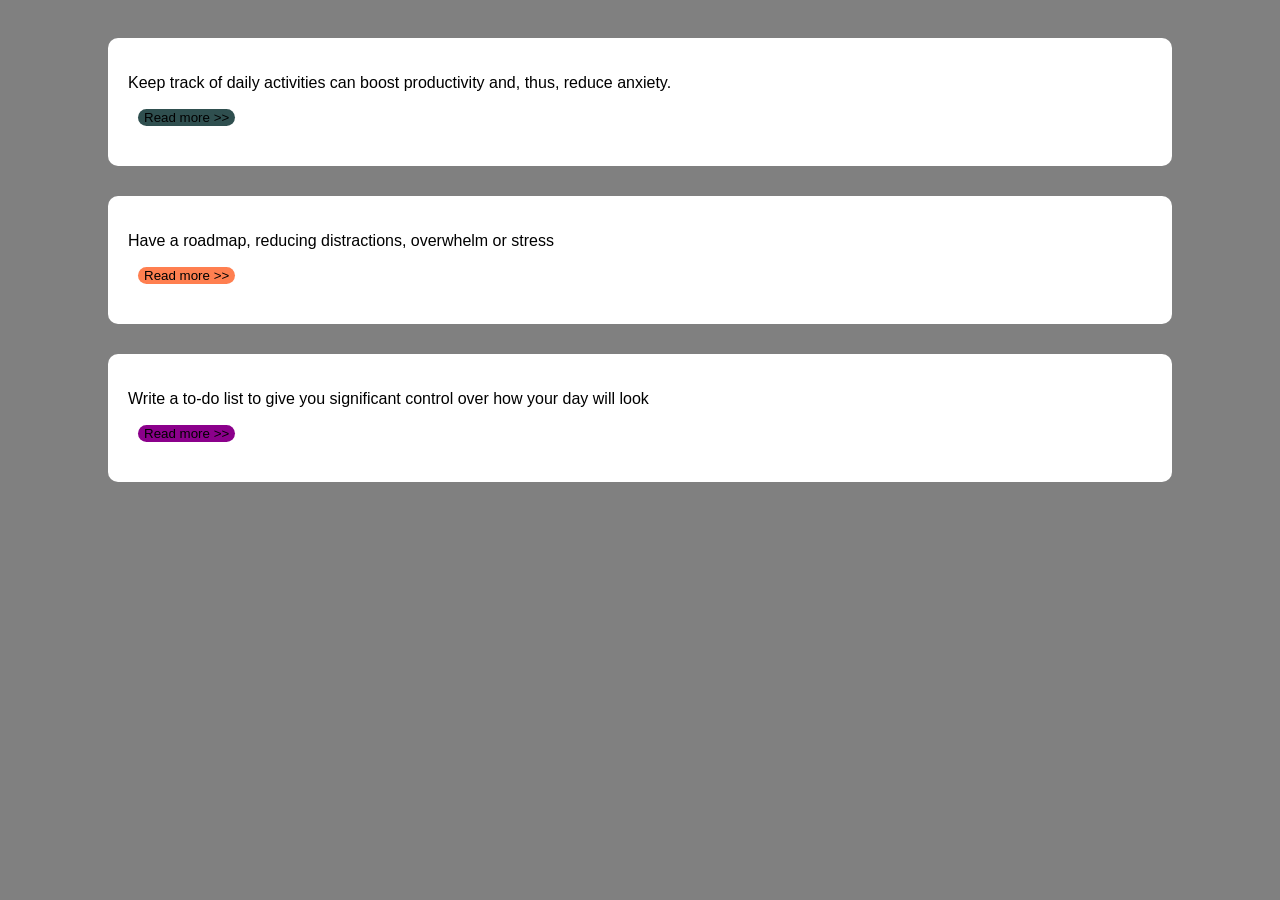
<file: EX-1/index.html>
<!DOCTYPE html>
<html lang="en">
<head>
    <meta charset="UTF-8">
    <meta http-equiv="X-UA-Compatible" content="IE=edge">
    <meta name="viewport" content="width=device-width, initial-scale=1.0">
    <link rel="stylesheet" href="style.css">
    <title>Exercise_1</title>
</head>
<body>

  <div>
      <p>Keep track of daily activities can boost productivity and, thus, reduce anxiety.</p>
      <button class="button1">Read more >></button>
  </div>
  <div >
      <p>Have a roadmap, reducing distractions, overwhelm or stress</p>
      <button class="button2">Read more >></button>
  </div>
  <div >
      <p>Write a to-do list to give you significant control over how your day will look</p>
      <button class="button3">Read more >></button>
  </div>
</body>
</html>
</file>
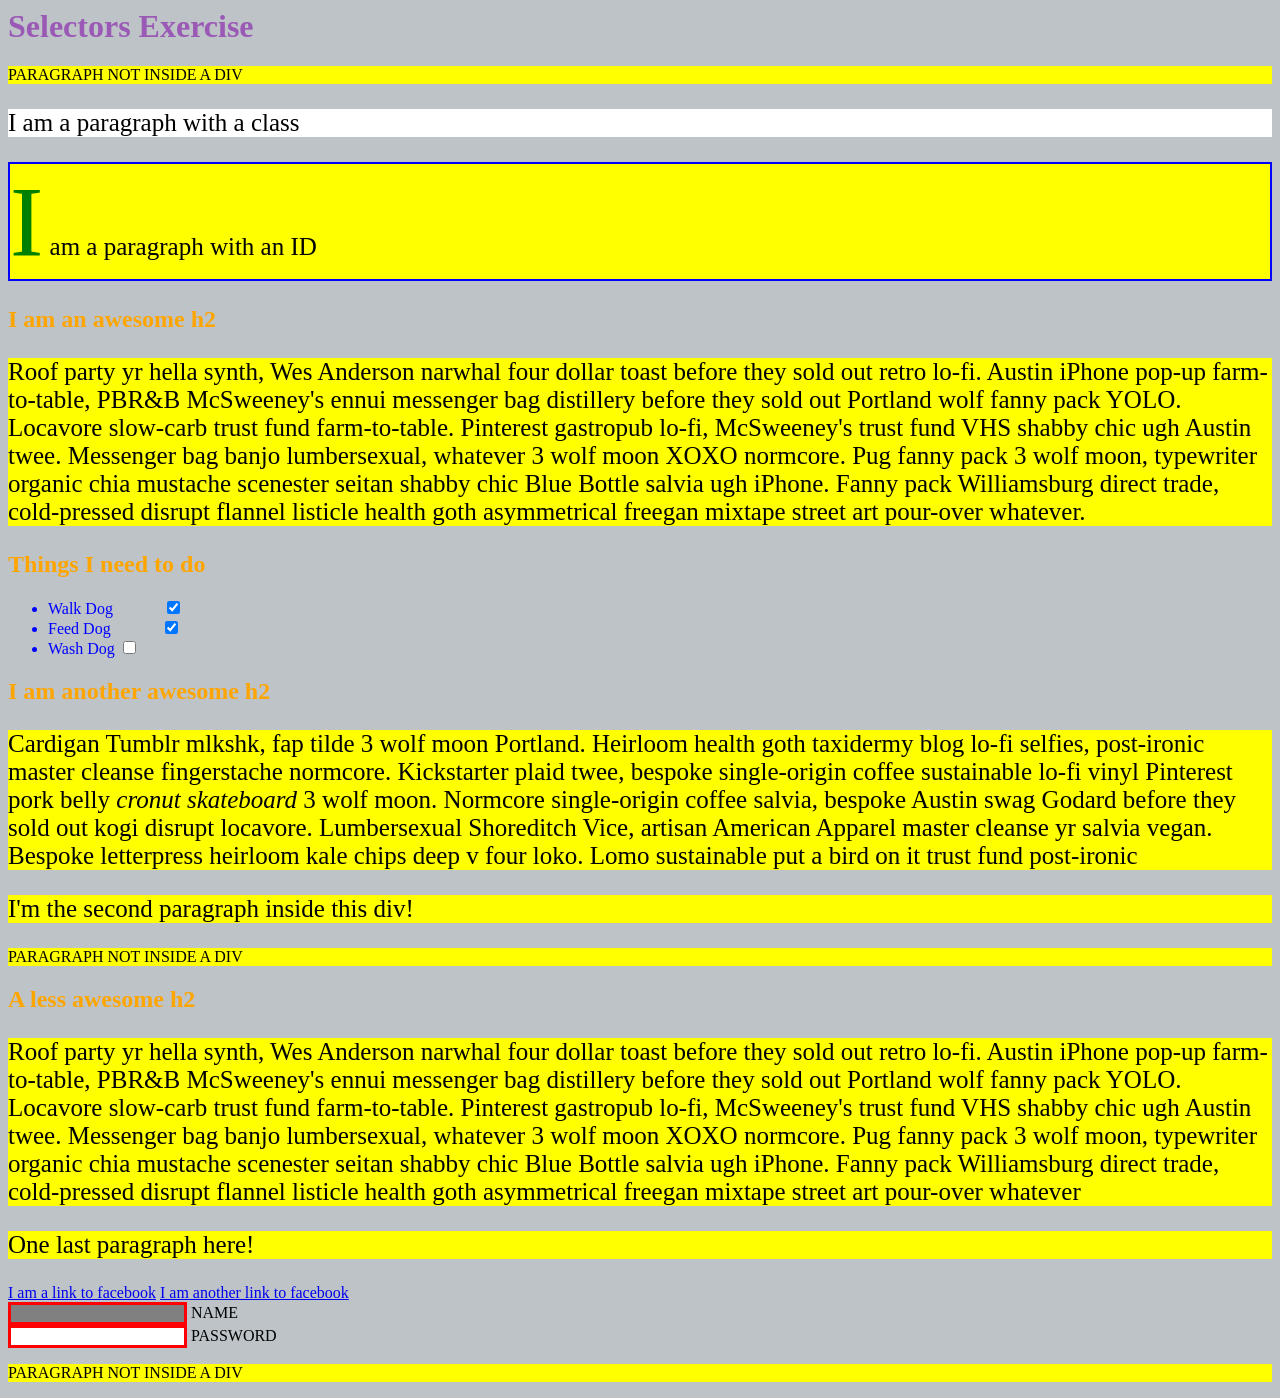
<file: EX-2/index.html>
<html>
  <head>
    <meta charset="UTF-8" />
    <title>Selectors Exercise</title>
    <link rel="stylesheet" type="text/css" href="selectors.css" />
  </head>
  <body>
    <h1>Selectors Exercise</h1>

    <p>PARAGRAPH NOT INSIDE A DIV</p>

    <div>
      <p class="hello">I am a paragraph with a class</p>
      <p id="special">I am a paragraph with an ID</p>

      <h2>I am an awesome h2</h2>

      <p>
        Roof party yr hella synth, Wes Anderson narwhal four dollar toast before
        they sold out retro lo-fi. Austin iPhone pop-up farm-to-table, PBR&B
        McSweeney's ennui messenger bag distillery before they sold out Portland
        wolf fanny pack YOLO. Locavore slow-carb trust fund farm-to-table.
        Pinterest gastropub lo-fi, McSweeney's trust fund VHS shabby chic ugh
        Austin twee. Messenger bag banjo lumbersexual, whatever 3 wolf moon XOXO
        normcore. Pug fanny pack 3 wolf moon, typewriter organic chia mustache
        scenester seitan shabby chic Blue Bottle salvia ugh iPhone. Fanny pack
        Williamsburg direct trade, cold-pressed disrupt flannel listicle health
        goth asymmetrical freegan mixtape street art pour-over whatever.
      </p>
    </div>

    <div>
      <h2>Things I need to do</h2>

      <ul>
        <li>Walk Dog <input type="checkbox" checked /></li>
        <li>Feed Dog <input type="checkbox" checked /></li>
        <li>Wash Dog <input type="checkbox" /></li>
      </ul>
    </div>

    <div>
      <h2>I am another awesome h2</h2>

      <p>
        Cardigan Tumblr mlkshk, fap tilde 3 wolf moon Portland. Heirloom health
        goth taxidermy blog lo-fi selfies, post-ironic master cleanse
        fingerstache normcore. Kickstarter plaid twee, bespoke single-origin
        coffee sustainable lo-fi vinyl Pinterest pork belly
        <em>cronut skateboard</em> 3 wolf moon. Normcore single-origin coffee
        salvia, bespoke Austin swag Godard before they sold out kogi disrupt
        locavore. Lumbersexual Shoreditch Vice, artisan American Apparel master
        cleanse yr salvia vegan. Bespoke letterpress heirloom kale chips deep v
        four loko. Lomo sustainable put a bird on it trust fund post-ironic
      </p>

      <p>I'm the second paragraph inside this div!</p>
    </div>

    <p>PARAGRAPH NOT INSIDE A DIV</p>

    <div>
      <h2>A less awesome h2</h2>

      <p>
        Roof party yr hella synth, Wes Anderson narwhal four dollar toast before
        they sold out retro lo-fi. Austin iPhone pop-up farm-to-table, PBR&B
        McSweeney's ennui messenger bag distillery before they sold out Portland
        wolf fanny pack YOLO. Locavore slow-carb trust fund farm-to-table.
        Pinterest gastropub lo-fi, McSweeney's trust fund VHS shabby chic ugh
        Austin twee. Messenger bag banjo lumbersexual, whatever 3 wolf moon XOXO
        normcore. Pug fanny pack 3 wolf moon, typewriter organic chia mustache
        scenester seitan shabby chic Blue Bottle salvia ugh iPhone. Fanny pack
        Williamsburg direct trade, cold-pressed disrupt flannel listicle health
        goth asymmetrical freegan mixtape street art pour-over whatever
      </p>

      <p>One last paragraph here!</p>

      <a href="https://www.facebook.com">I am a link to facebook</a>
      <a href="https://www.facebook.com">I am another link to facebook</a>
      <br />

      <input type="text" name="name" /><label> Name</label><br />
      <input type="password" name="password" /><label> Password</label><br />
    </div>

    <p>PARAGRAPH NOT INSIDE A DIV</p>
  </body>
</html>
</file>
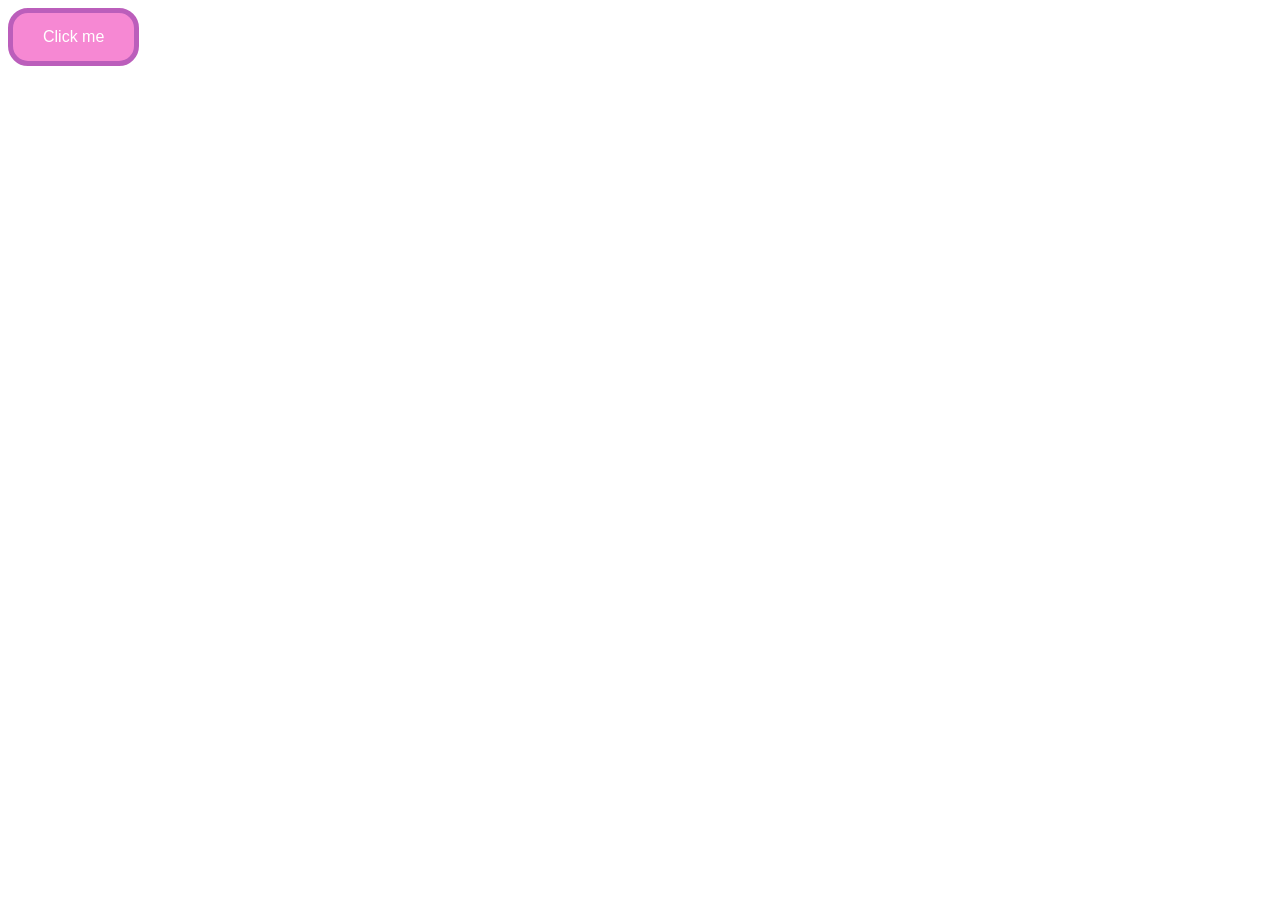
<file: EX-3/index.html>
<!DOCTYPE html>
<html lang="en">
  <head>
    <meta charset="UTF-8" />
    <link rel="stylesheet" type="text/css" href="style.css" />
  </head>
  <body>
    <button>Click me</button>
  </body>
</html>
</file>
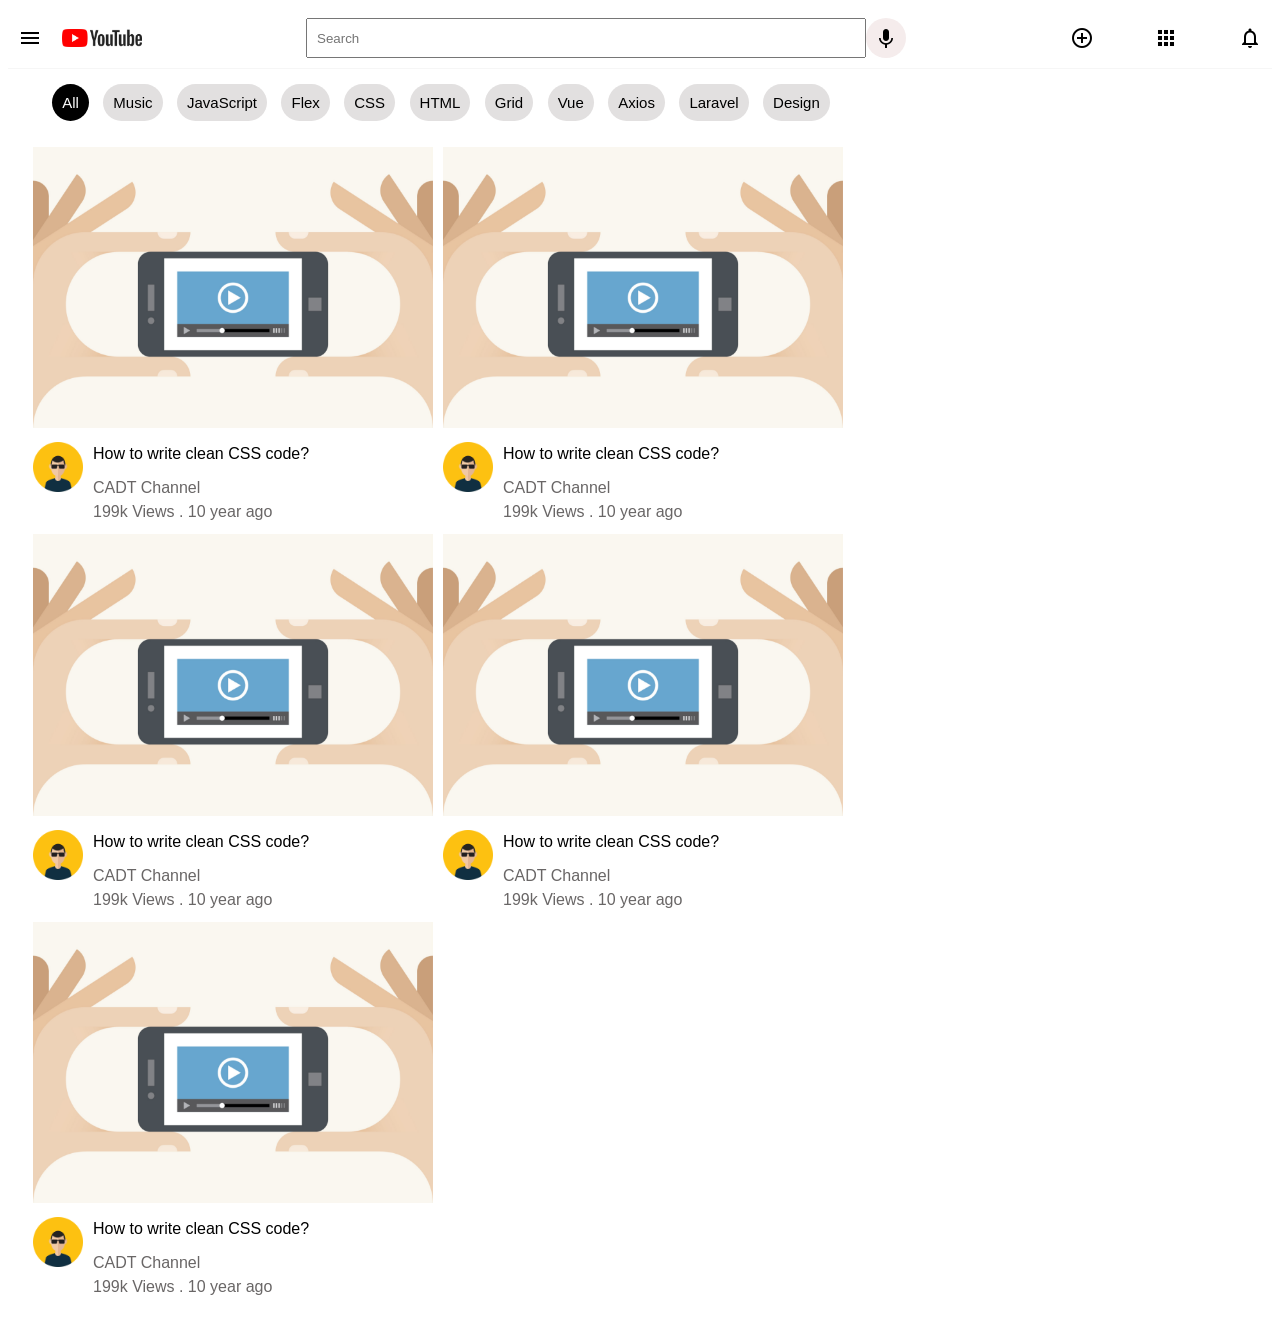
<file: START-CODE/EX 2/index.html>
<!DOCTYPE html>
<html lang="en">
<head>
    <meta charset="UTF-8">
    <meta http-equiv="X-UA-Compatible" content="IE=edge">
    <meta name="viewport" content="width=device-width, initial-scale=1.0">
    <title>YouTube</title>
    <link rel="stylesheet" href="https://fonts.googleapis.com/icon?family=Material+Icons">
    <link rel="stylesheet" href="css/main.css">
</head>
<body>
    <nav>
        <div class="nav-left">
            <i class="material-icons">menu</i>
            <img src="assets/logo.jpg" alt="logo" width="80">
        </div>
        <div class="nav-center">
            <input type="text" placeholder="Search">
            <i class="material-icons">keyboard_voice</i>
        </div>
        <div class="nav-right">
            <i class="material-icons">control_point</i>
            <i class="material-icons">apps</i>
            <i class="material-icons">notifications_none</i>
        </div>
    </nav>
    <header>
        <span class="active">All</span>
        <span>Music</span>
        <span>JavaScript</span>
        <span>Flex</span>
        <span>CSS</span>
        <span>HTML</span>
        <span>Grid</span>
        <span>Vue</span>
        <span>Axios</span>
        <span>Laravel</span>
        <span>Design</span>
    </header>
    <section class="video-container">
        <div class="video">
            <div class="video-thumbnail">
                <img src="assets/video-icon.png" alt="" width="300">
            </div>
            <div class="video-text">
                <div class="avatar">
                    <img src="assets/avatar.jpg" alt="" width="50">
                </div>
                <div class="text">
                    <strong>How to write clean CSS code?</strong>
                    <p>CADT Channel</p>
                    <span>199k Views . 10 year ago</span>
                </div>
            </div>
        </div>

        <div class="video">
            <div class="video-thumbnail">
                <img src="assets/video-icon.png" alt="" width="300">
            </div>
            <div class="video-text">
                <div class="avatar">
                    <img src="assets/avatar.jpg" alt="" width="50">
                </div>
                <div class="text">
                    <strong>How to write clean CSS code?</strong>
                    <p>CADT Channel</p>
                    <span>199k Views . 10 year ago</span>
                </div>
            </div>
        </div>

        <div class="video">
            <div class="video-thumbnail">
                <img src="assets/video-icon.png" alt="" width="300">
            </div>
            <div class="video-text">
                <div class="avatar">
                    <img src="assets/avatar.jpg" alt="" width="50">
                </div>
                <div class="text">
                    <strong>How to write clean CSS code?</strong>
                    <p>CADT Channel</p>
                    <span>199k Views . 10 year ago</span>
                </div>
            </div>
        </div>

        <div class="video">
            <div class="video-thumbnail">
                <img src="assets/video-icon.png" alt="" width="300">
            </div>
            <div class="video-text">
                <div class="avatar">
                    <img src="assets/avatar.jpg" alt="" width="50">
                </div>
                <div class="text">
                    <strong>How to write clean CSS code?</strong>
                    <p>CADT Channel</p>
                    <span>199k Views . 10 year ago</span>
                </div>
            </div>
        </div>

        <div class="video">
            <div class="video-thumbnail">
                <img src="assets/video-icon.png" alt="" width="300">
            </div>
            <div class="video-text">
                <div class="avatar">
                    <img src="assets/avatar.jpg" alt="" width="50">
                </div>
                <div class="text">
                    <strong>How to write clean CSS code?</strong>
                    <p>CADT Channel</p>
                    <span>199k Views . 10 year ago</span>
                </div>
            </div>
        </div>
        
       
    </section>
</body>
</html>
</file>
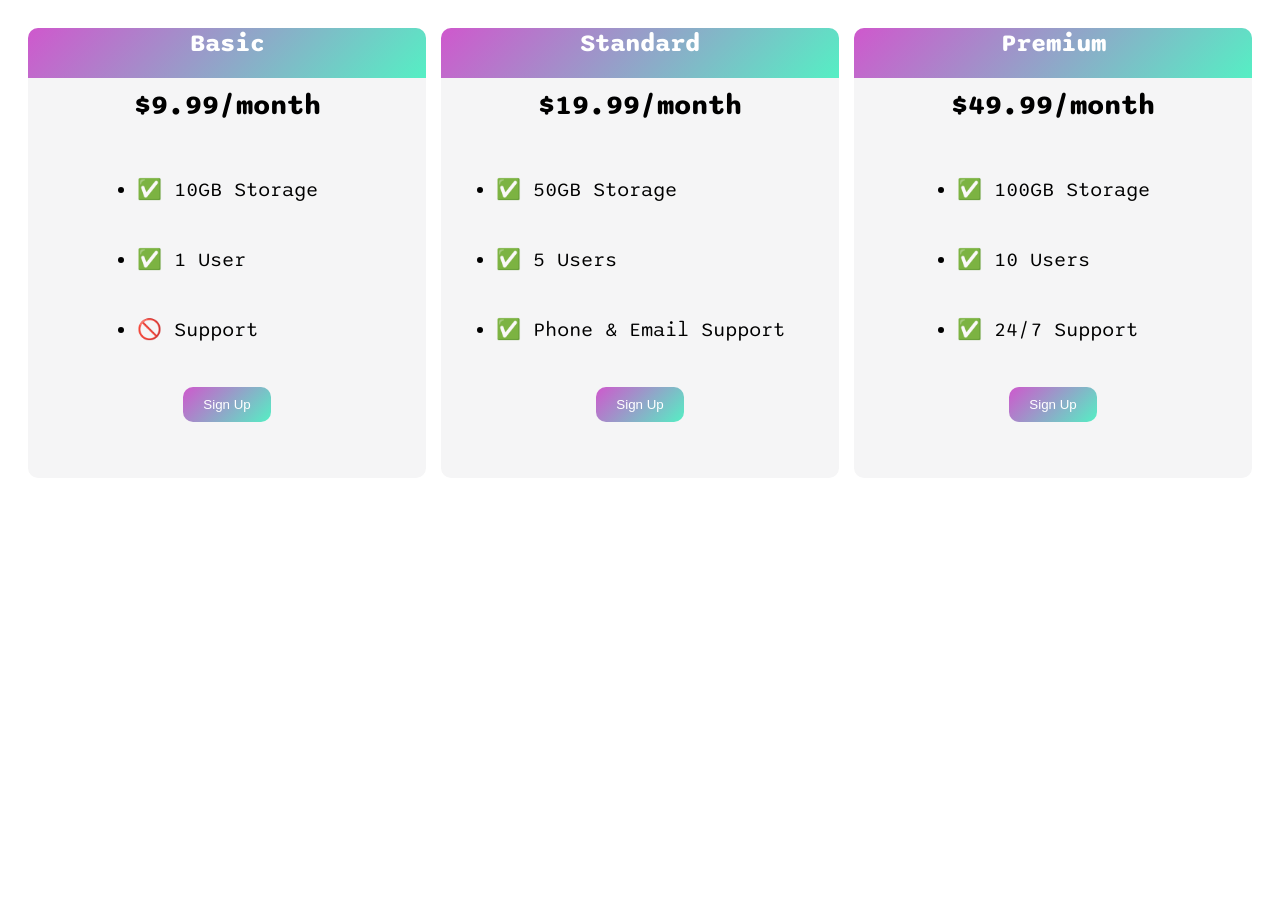
<file: START-CODE/EX 3/index.html>
<!DOCTYPE html>
<html>
  <head>
    <title>Flexbox Pricing Table</title>
    <link rel="preconnect" href="https://fonts.googleapis.com" />
    <link rel="preconnect" href="https://fonts.gstatic.com" crossorigin />
    <link
      href="https://fonts.googleapis.com/css2?family=Sono:wght@400;700&display=swap"
      rel="stylesheet"
    />
    <style>
      body {
        font-family: "Sono", sans-serif;
      }
      .pricing-container{
        margin: auto;
        display: flex;
        flex-direction: row;
        justify-content: center;
        align-items: flex-start;
        gap: 15px;
        padding: 20px;
      }

      .pricing-plan{
        display: flex;
        flex-direction: column;
        align-items: center;
        flex: 1;
        max-width: 500px;
        min-height: 450px;
       
        background-color: #f5f5f6;
        border-radius: 10px;
      }

      .plan-title{
        font-size: 25px;
        font-weight: bold;
        color: white;
        text-align: center;
        width: 100%;
        padding-bottom: 20px;
        border-radius: 10px 10px 0 0;
        background: linear-gradient(135deg, #cf58cd, #55efc4);
      }

      .plan-price{
        font-size: 28px;
        font-weight: bold;
        margin: 10px;
      }

      .plan-features{
        padding: 0;
        margin: 0;
      }

      .plan-features li{
        margin: 45px;
        font-size: 20px;
      }

      .plan-button{
        padding: 10px 20px;
        background: linear-gradient(135deg, #cf58cd, #55efc4);
        color: white;
        border: none;
        border-radius: 10px;
        
      }

      /* Hint: What can you do with a media query and flexbox? */
      @media (max-width: 1250px) {
        .pricing-container{
          flex-direction: column;
          align-items: center;
        }
        .pricing-plan{
          width: 100%;
          max-width: 400px;
        }
      }
    </style>
  </head>

  <body>
    <div class="pricing-container">
      <div class="pricing-plan">
        <div class="plan-title">Basic</div>
        <div class="plan-price">$9.99/month</div>
        <ul class="plan-features">
          <li>✅ 10GB Storage</li>
          <li>✅ 1 User</li>
          <li>🚫 Support</li>
        </ul>
        <button class="plan-button">Sign Up</button>
      </div>
      <div class="pricing-plan">
        <div class="plan-title">Standard</div>
        <div class="plan-price">$19.99/month</div>
        <ul class="plan-features">
          <li>✅ 50GB Storage</li>
          <li>✅ 5 Users</li>
          <li>✅ Phone &amp; Email Support</li>
        </ul>
        <button class="plan-button">Sign Up</button>
      </div>
      <div class="pricing-plan">
        <div class="plan-title">Premium</div>
        <div class="plan-price">$49.99/month</div>
        <ul class="plan-features">
          <li>✅ 100GB Storage</li>
          <li>✅ 10 Users</li>
          <li>✅ 24/7 Support</li>
        </ul>
        <button class="plan-button">Sign Up</button>
      </div>
    </div>
  </body>
</html>
</file>
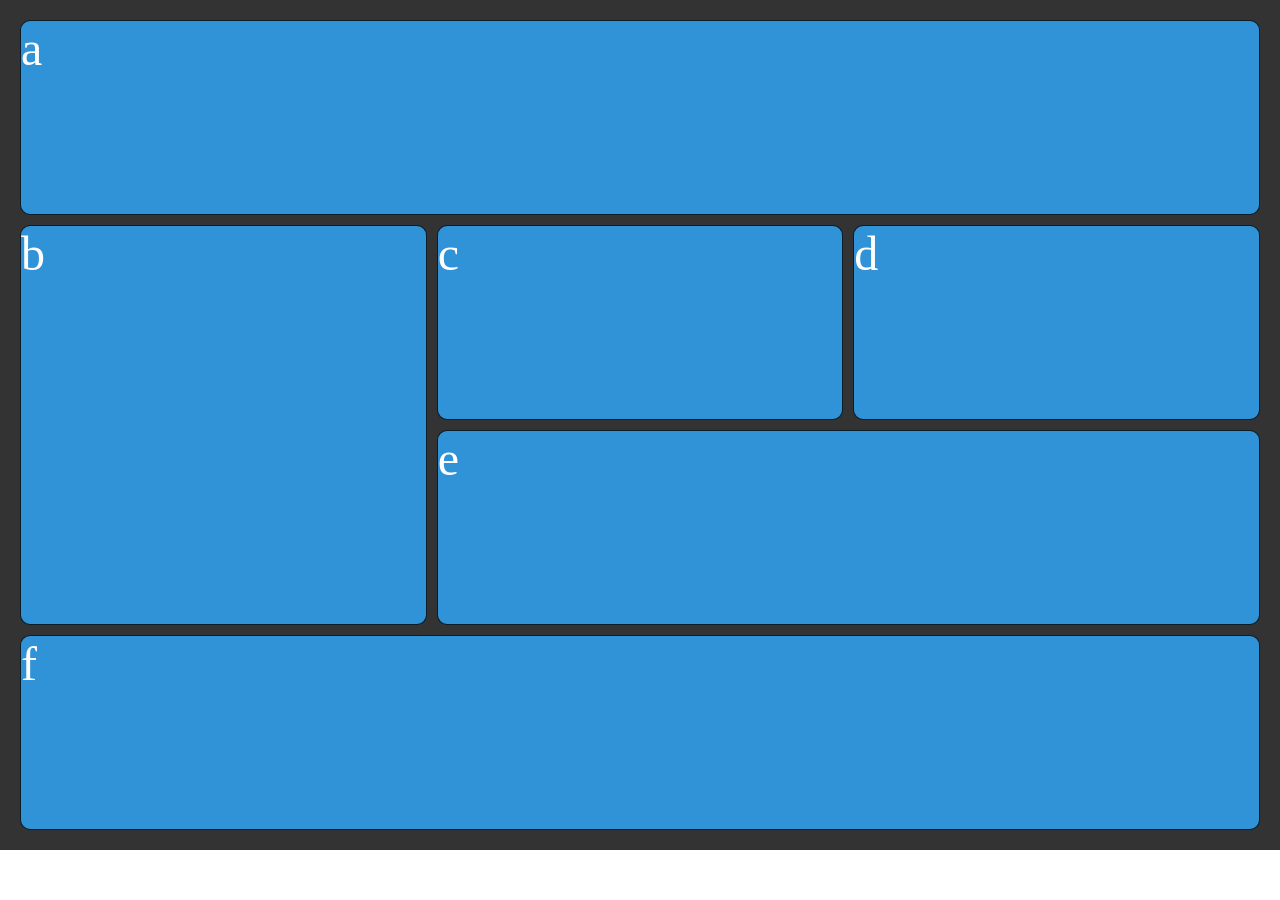
<file: START-CODE/EX-1/index.html>
<!DOCTYPE html>
<html lang="en">
<head>
    <meta charset="UTF-8">
    <meta name="viewport" content="width=device-width, initial-scale=1.0">
    <title>Grid</title>
    <link rel="stylesheet" href="style.css">
</head>
<body>
    <div class="wrapper">
        <div class="item a">a</div>
        <div class="item b">b</div>
        <div class="item c">c</div>  
        <div class="item d">d</div>
        <div class="item e">e</div>
        <div class="item f">f</div>  
      </div>
</body>
</html>
</file>
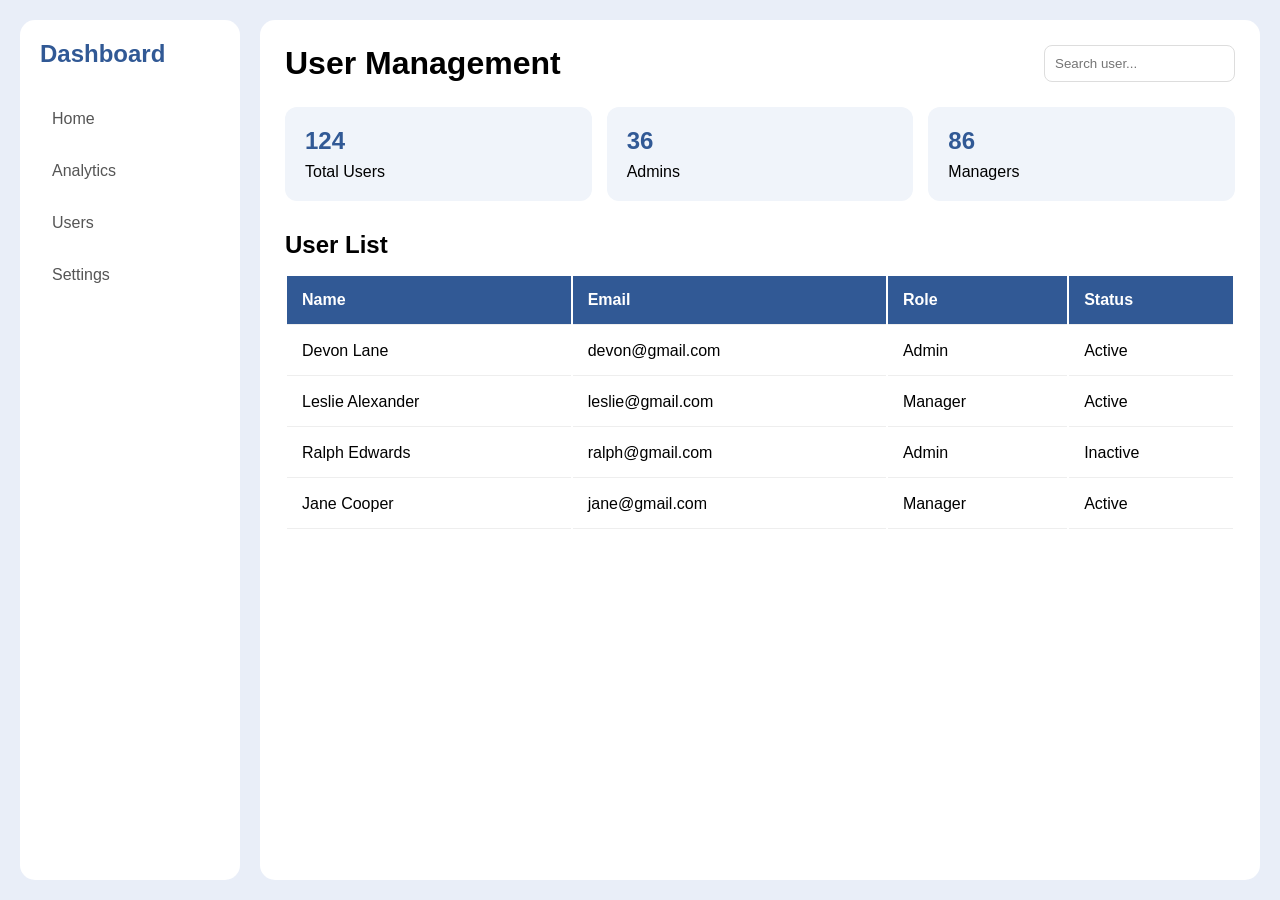
<file: START-CODE/EX-4/index.html>
<!DOCTYPE html>
<html lang="en">
<head>
    <meta charset="UTF-8">
    <meta name="viewport" content="width=device-width, initial-scale=1.0">
    <title>dashboard</title>
    <style>
        *{
            margin: 0;
            padding: 0;
            box-sizing: border-box;
            font-family: Arial;

        }
        body{
            background-color: #e9eef8;
        }
        .dashboard{
            display: flex;
            min-height: 100vh;
            padding: 20px;
            gap: 20px;
        }
        .sidebar{
            width:220px;
            background: white;
            padding: 20px;
            border-radius: 15px;
        }
        .sidebar h2{
            margin-bottom: 30px;
            color: #315995;
        }
        .sidebar a{
            display: block;
            text-decoration: none;
            color: #555;
            padding: 12px;
            margin-bottom: 10px;
            border-radius: 8px;
        }
        .sidebar a:hover{
            background: #e8effa;
            color: #315995;
        }
        .main{
            flex:1;
            background: white;
            padding: 25px;
            border-radius: 15px;
            min-width: 0;
        }
        .header{
            display: flex;
            justify-content: space-between;
            align-items: center;
            margin-bottom: 25px;
        }
        .header input{
            padding: 10px;
            border: 1px solid #ddd;
            border-radius: 8px;
        }
        .cards{
            display: grid;
            grid-template-columns: repeat(3,1fr);
            gap: 15px;
            margin-bottom: 30px;
        }
        .card{
            background: #f0f4fa;
            padding: 20px;
            border-radius: 12px;
        }
        .card h2{
            color: #315995;
            margin-bottom: 8px;
        }
        .table-container{
            overflow-x: auto;
        }
        table{
            width: 100%;
            
            min-width: 450px;
        }
        th,td{
            padding: 15px;
            text-align: left;
            border-bottom: 1px solid #eee;
        }
        th{
            background: #315995;
            color: white;
        }
        button{
            background: #315995;
            color: white;
            padding: 8px 15px;
            border: none;
            border-radius: 6px;
        }
        @media(max-width: 700px){
            .dashboard{
                flex-direction: column;
            }
            .sidebar{
                width: 100%;
            }
            .cards{
                grid-template-columns: 1fr;
            }
            .header{
                flex-direction: column;
                align-items: flex-start;
                gap: 15px;
            }
        }
    </style>
</head>
<body>
     <div class="dashboard">

       
        <div class="sidebar">
            <h2>Dashboard</h2>

            <a href="#">Home</a>
            <a href="#">Analytics</a>
            <a href="#">Users</a>
            <a href="#">Settings</a>
        </div>

        
        <div class="main">

            <div class="header">
                <h1>User Management</h1>
                <input type="text" placeholder="Search user...">
            </div>

           
            <div class="cards">

                <div class="card">
                    <h2>124</h2>
                    <p>Total Users</p>
                </div>

                <div class="card">
                    <h2>36</h2>
                    <p>Admins</p>
                </div>

                <div class="card">
                    <h2>86</h2>
                    <p>Managers</p>
                </div>

            </div>

           
            <h2 style="margin-bottom: 15px;">User List</h2>

            <div class="table-container">
                <table>
                    <tr>
                        <th>Name</th>
                        <th>Email</th>
                        <th>Role</th>
                        <th>Status</th>
                    </tr>

                    <tr>
                        <td>Devon Lane</td>
                        <td>devon@gmail.com</td>
                        <td>Admin</td>
                        <td>Active</td>
                    </tr>

                    <tr>
                        <td>Leslie Alexander</td>
                        <td>leslie@gmail.com</td>
                        <td>Manager</td>
                        <td>Active</td>
                    </tr>

                    <tr>
                        <td>Ralph Edwards</td>
                        <td>ralph@gmail.com</td>
                        <td>Admin</td>
                        <td>Inactive</td>
                    </tr>

                    <tr>
                        <td>Jane Cooper</td>
                        <td>jane@gmail.com</td>
                        <td>Manager</td>
                        <td>Active</td>
                    </tr>

                </table>
            </div>

        </div>

    </div>

</html>
</file>
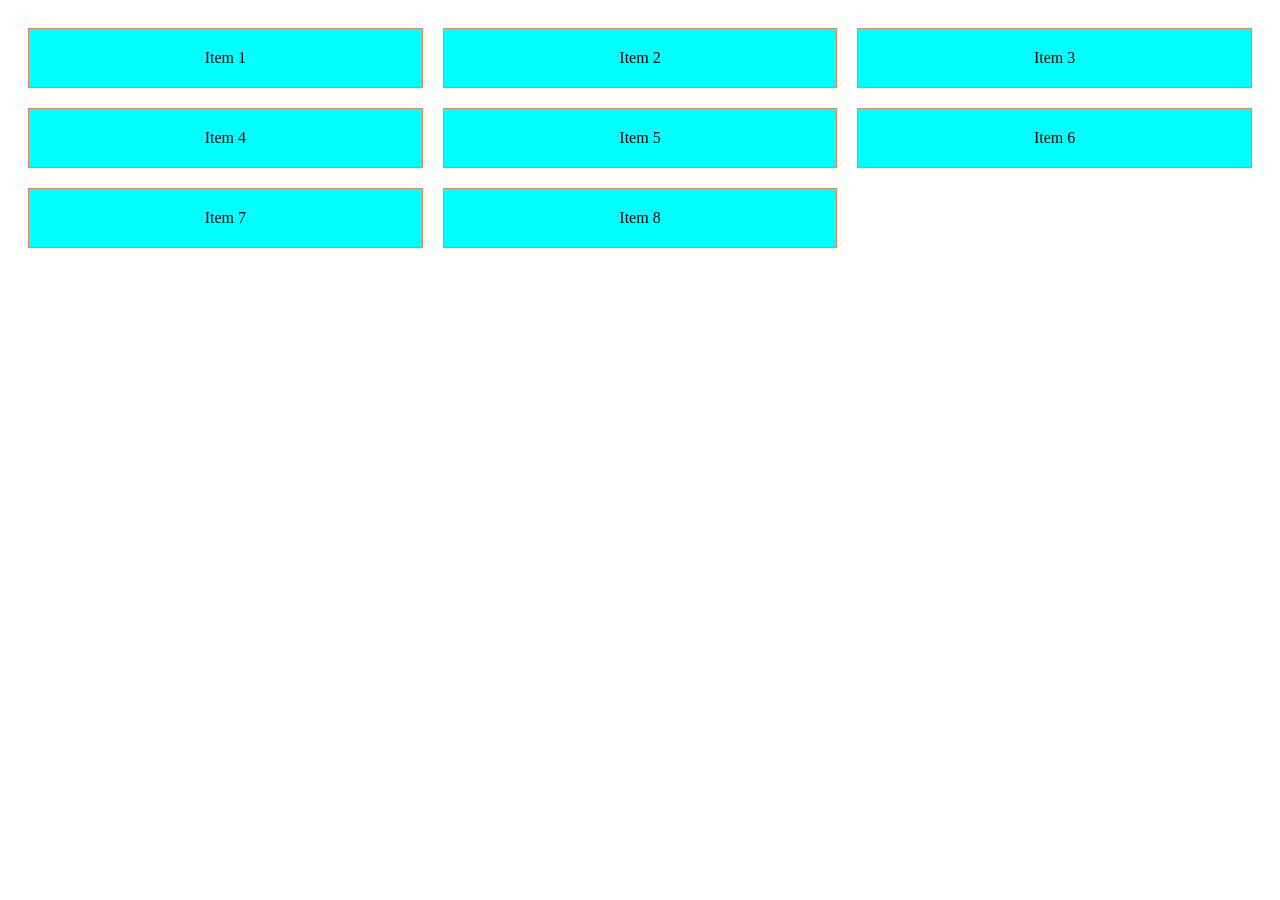
<file: Ex1.html>
<!DOCTYPE html>
<html lang="en">
<head>
    <meta charset="UTF-8">
    <meta name="viewport" content="width=device-width, initial-scale=1.0">
    <title>Exercise1</title>
    <style>
       
        body{
            padding: 20px;
        }
        .grid-container{
            display: grid;
            grid-template-columns: repeat(3,1fr);
            gap: 20px;
        }
        .grid-item{
            background-color: aqua;
            padding: 20px;
            text-align: center;
            border: 1px solid coral;
        }
        @media (max-width: 1000px){
            .grid-container{
                grid-template-columns: repeat(3,1fr);
               
            }
           
        }
        @media (max-width: 768px){
            .grid-container{
                grid-template-columns: repeat(2,1fr);

            }
            
        }
        @media(max-width: 480px){
            .grid-container{
                grid-template-columns: 1fr;
            }
        }
    </style>
</head>
<body>
    <div class="grid-container">
        <div class="grid-item">Item 1</div>
        <div class="grid-item">Item 2</div>
        <div class="grid-item">Item 3</div>
        <div class="grid-item">Item 4</div>
        <div class="grid-item">Item 5</div>
        <div class="grid-item">Item 6</div>
        <div class="grid-item">Item 7</div>
        <div class="grid-item">Item 8</div>
    </div>
</body>
</html>
</file>
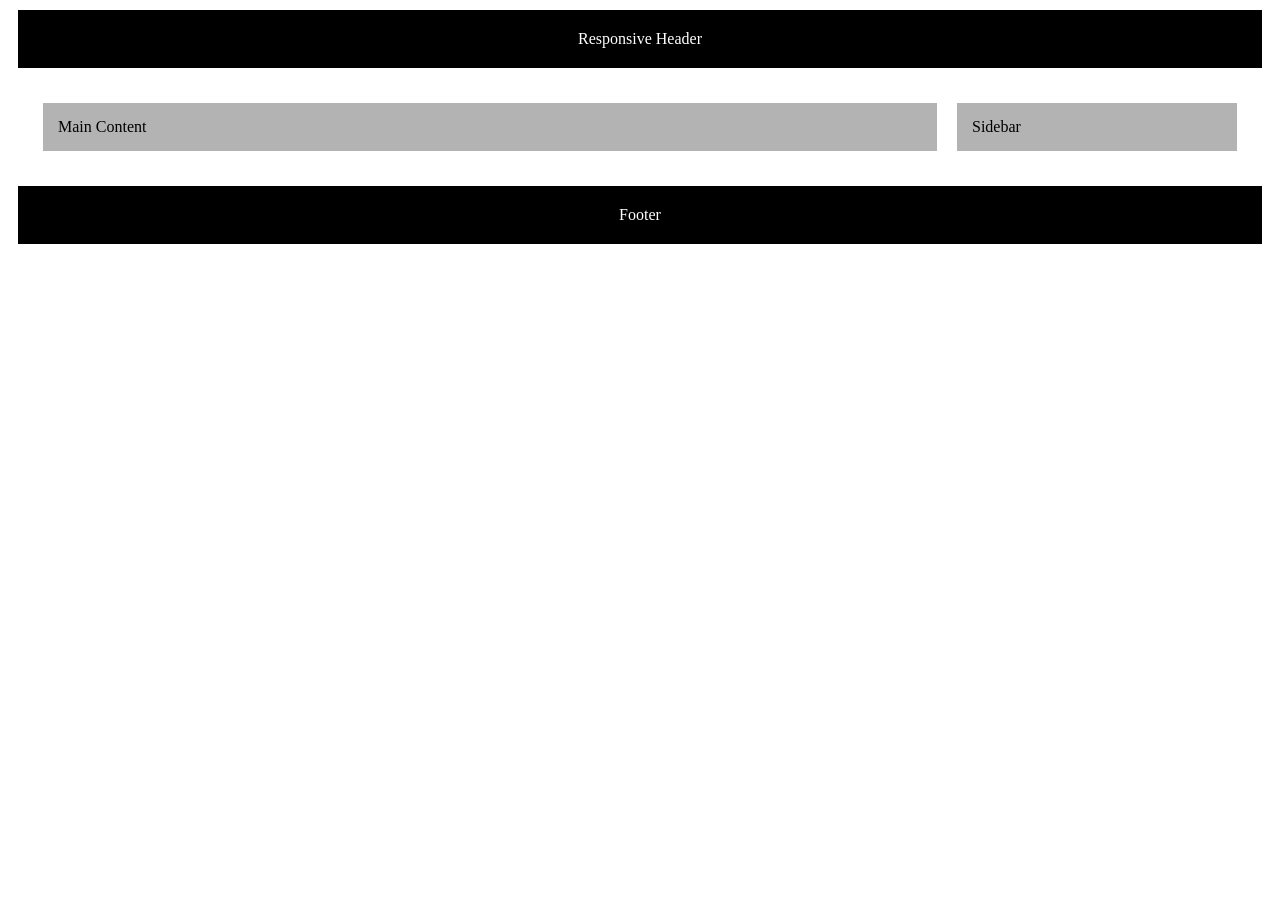
<file: Ex3.html>
<!DOCTYPE html>
<html lang="en">
<head>
    <meta charset="UTF-8">
    <meta name="viewport" content="width=device-width, initial-scale=1.0">
    <title>Exercise3</title>
    <style>
        .header{
            background-color: black;
            color: white;
            text-align: center;
            padding: 20px;
            margin: 10px;
        }
        .object{
            display: grid;
            grid-template-columns: auto;
            margin: 10px;
            padding: 15px;
        }
        .Main{
            background-color: rgb(179, 179, 179);
            padding: 15px;
            margin: 10px;
        }
        .Sidebar{
            background-color: rgb(179, 179, 179);
            padding: 15px;
            margin: 10px;
        }
        .footer{
            background-color: black;
            color: white;
            text-align: center;
            padding: 20px;
            margin: 10px;
        }
        @media(min-width:600px) and (max-width:900px){
            .object{
                grid-template-columns: repeat(2,1fr);
            }
        }
        @media(min-width:900px){
            .object{
                grid-template-columns: 1fr 300px;
            }
        }
    </style>
</head>
<body>
   <header class="header">Responsive Header</header> 
   <div class="object">
        <div class="Main">Main Content</div>
        <div class="Sidebar">Sidebar</div>
   </div>
   <footer class="footer">Footer</footer>
</body>
</html>
</file>
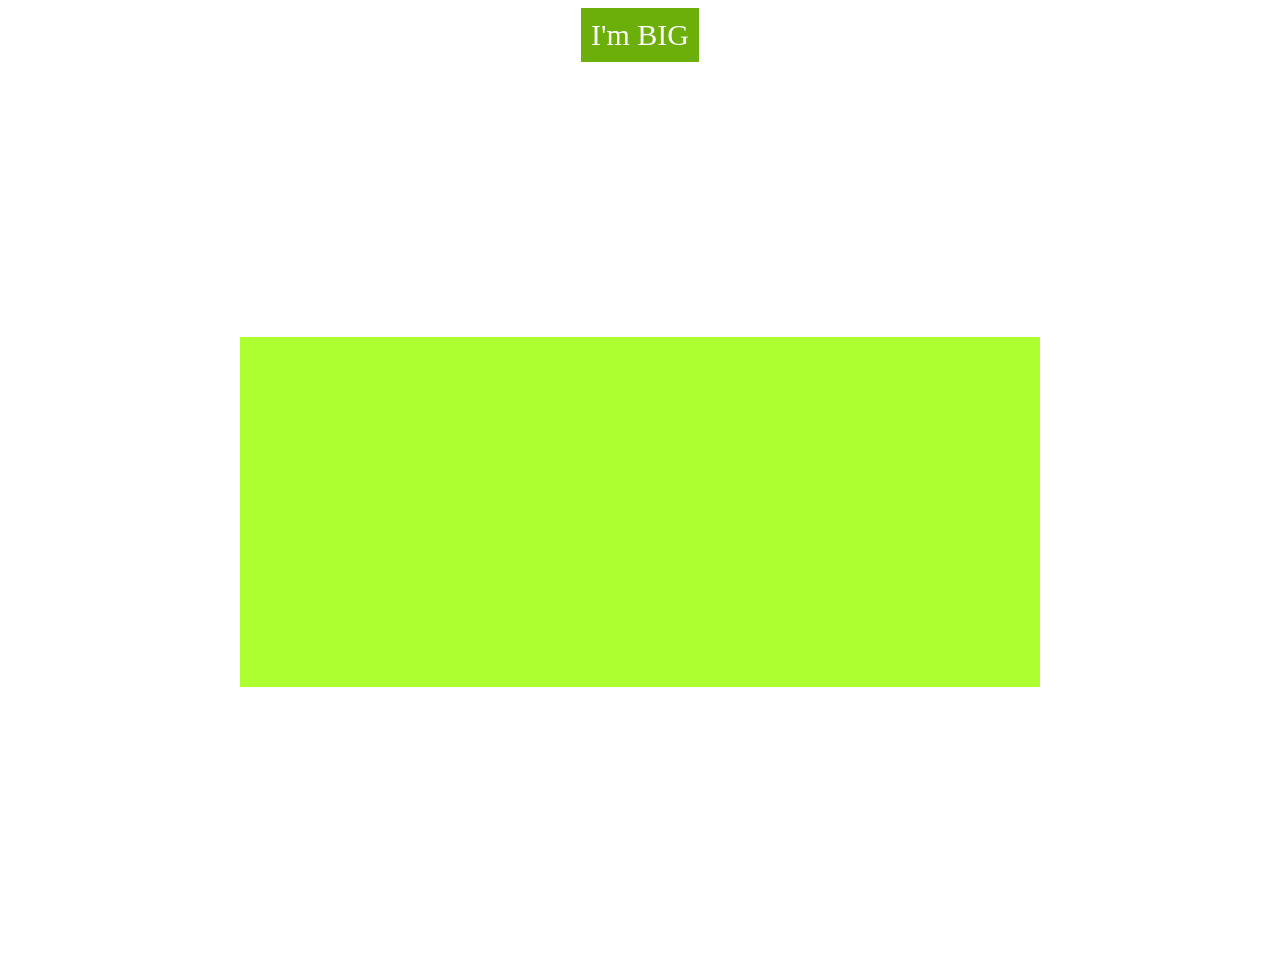
<file: Ex4.html>
<!DOCTYPE html>
<html lang="en">
<head>
    <meta charset="UTF-8">
    <meta name="viewport" content="width=device-width, initial-scale=1.0">
    <title>Exercise4</title>
    <style>
        .wrapper{
            width: 100%;
            display: flex;
            justify-content: center;
            align-items: center;
        }
        .content{
            display: flex;
            align-items: center;
            gap: 10px;
        }
        .big{
            background-color: rgb(108, 174, 10);
            color: white;
            font-size: 30px;
            padding: 10px;
        }
        .small{
            background-color: red;
            color: white;
            font-size: 20px;
            padding: 5px;
            display: none;
        }
        @media only screen and (max-width:600px){
            .big{
                display: none;
            }
            .small{
                display: inline;
            }
        }
        .box-wrapper{
            width: 100%;
            height: 100vh;
            display: flex;
            justify-content: center;
            align-items: center;
        }
        .box{
            width: clamp(300px,100%,800px);
            height: 350px;
            background-color: greenyellow;
        }
    </style>
</head>
<body>
    <div class="wrapper">
        <div class="content">
            <span class="big">I'm BIG</span>
            <span class="small">I'm SMALL</span>
        </div>
    </div>
    <div class="box-wrapper">
        <div class="box"></div>
    </div>
</body>
</html>
</file>
<file: EX-1/style.css>
body {
    background: grey;
    font-family: sans-serif;
    padding: 30px 100px;
}
div{
    background-color: white;
    padding: 20px;
    margin-bottom: 30px;
    border-radius: 10px;
}
   
button{
    
    border-radius: 30px;
    margin-bottom: 20px;
    margin-left: 10px;
    border: none;       
}
.button1{
    background-color: darkslategray;
}
.button2{
    background-color: coral;
}
.button3{
    background-color: darkmagenta;
}
.button1:hover{
    background-color: aquamarine;
    cursor: pointer;
}
.button2:hover{
    background-color: burlywood;
    cursor: pointer;
}
.button3:hover{
    background-color: blueviolet;
    cursor: pointer;
}
</file>
<file: EX-2/selectors.css>
/* Style the HTML elements according to the following instructions. 
DO NOT ALTER THE EXISTING HTML TO DO THIS.  WRITE ONLY CSS!*/
 

/* MANDATORY CHALLENGES */

/* Give the <body> element a background of #bdc3c7*/
body{
    background-color: #bdc3c7;
}
/* Make the <h1> element #9b59b6*/
h1{
    color: #9b59b6;
}
/* Make all <h2> elements orange */
h2{
    color: orange;
}
/* Make all <li> elements blue(pick your own hexadecimal blue)*/ 
li{
    color: blue;
}
/*Change the background on every paragraph to be yellow*/
p{
    background-color: yellow;
}
/*Make all inputs have a 3px red border*/
input{
    border: 3px solid red;
}
/* Give everything with the class 'hello' a white background*/
.hello{
    background-color: white;
}
/*Give the element with id'special' a 2px solid blue border*/
#special{
    border: 2px solid blue;
}

/* BONUS CHALLENGES */
/*You may need to research some other selectors and properties*/



/* Make all the <p>'s that are nested inside of divs 25px font(font-size: 25px)*/
div p{
    font-size: 25px;
}
/* Make only inputs with type 'text' have a gray background*/
input[type="text"]{
    background-color: gray;
}
/* Make all "checked" checkboxes have a left margin of 50px(margin-left: 50px)*/
input[type="checkbox"]:checked{
    margin-left: 50px;
}
/* Make the <label> elements all UPPERCASE without changing the HTML(definitely look this one up*/
label{
    text-transform: uppercase;
}
/* Make the first letter of the element with id 'special' green and 100px font size(font-size: 100)*/
#special::first-letter{
    color: green;
    font-size: 100px;
}
/* Make the <h1> element's color change to blue when hovered over */
h1:hover{
    color: blue;
}
</file>
<file: EX-3/style.css>
/* TODO */
button{
    background-color:rgb(246, 136, 211);
    color: white;
    border: 5px solid rgb(187, 94, 187);
    padding: 15px 30px;
    font-size: 16px;
    border-radius: 20px;
    cursor: pointer;
}
button:hover{
    background-color: #c047ab;
    border-color: #471940;
}
</file>
<file: START-CODE/EX 2/css/main.css>
body {
    font-family: Roboto, Arial, sans-serif;
}
nav {
 
    /*  TODO */
    display: flex;
    flex-direction: row;
    justify-content: space-between;
    align-items: center;
    box-shadow: rgba(27, 31, 35, 0.04) 0px 1px 0px, rgba(255, 255, 255, 0.25) 0px 1px 0px inset;
    padding: 10px;
}
.nav-left {
    /*  TODO */
    display: flex;
    flex-direction: row;
    align-items: center;
    gap: 20px;
}
.nav-right {
    /*  TODO */
    display: flex;
    flex-direction: row;
    align-items: center;
    gap: 60px;
}
.nav-center {
    /*  TODO */
    display: flex;
    flex-direction: row;
    flex: 1;
    max-width: 600px;
    margin: 0 40px;
}
.nav-center input {
    width: 90%;
    padding: 9px;
}
.nav-center i {
    background: #f5ecec;
    padding: 8px;
    box-sizing: border-box;
    border-radius: 50%;
}
header {
    width: 93%;
    margin: auto;
    margin-top: 16px;
    padding: 10px;
}
header span {
    padding: 10px;
    background: #e2e0e0;
    border-radius: 40px;
    cursor: pointer;
    font-size: 15px;
    margin-right: 10px;
}
.active {
    background: #000;
    color: #fff;
}
.video-container { 
    /*  TODO */
    display: flex;
    flex-direction: row;
    flex-wrap: wrap;
    padding: 20px;
}  
.video {

   /*  TODO */
   display: flex;
   flex-direction: column;
   padding: 5px;
   max-width: 400px;
}
.video-thumbnail img {
   /*  TODO */
   width: 100%;
   height: auto;

}
.video-text {
  /*  TODO */
  display: flex;
  flex-direction: row;
  align-items: flex-start;
  gap: 10px;
  margin-top: 10px;
}


.text {
    line-height: 1.5;
}
.text p {
    margin: 0;
    margin-top: 10px;
}
.text p,
.text span {
    color: rgb(105, 102, 102);
}
.text strong {
    font-weight: 500;
}
</file>
<file: START-CODE/EX-1/style.css>
/* Styling only */
body {
  margin:0;
}

.wrapper {
  background-color: #333333;
  color: #444;
  padding: 20px;
  height: 90vh;
  display: grid;
  grid-template-columns: repeat(3,1fr);
  grid-template-rows: repeat(4,1fr);
  row-gap: 10px;
  column-gap: 10px;
}

.item {
  background-color: #3092d7;
  color: #fff;
  border-radius: 10px;
  border: 1px solid rgba(0, 0, 0, 0.8);
  font-size: 3em;
  gap: 1rem;
}

/* Layouting only  (your work)*/
.a{
  grid-column: span 3;
}
.b{
  grid-row: span 2;
}
.e{
  grid-column: 2/4;
} 
.f{
  grid-column: span 3;
}
</file>
